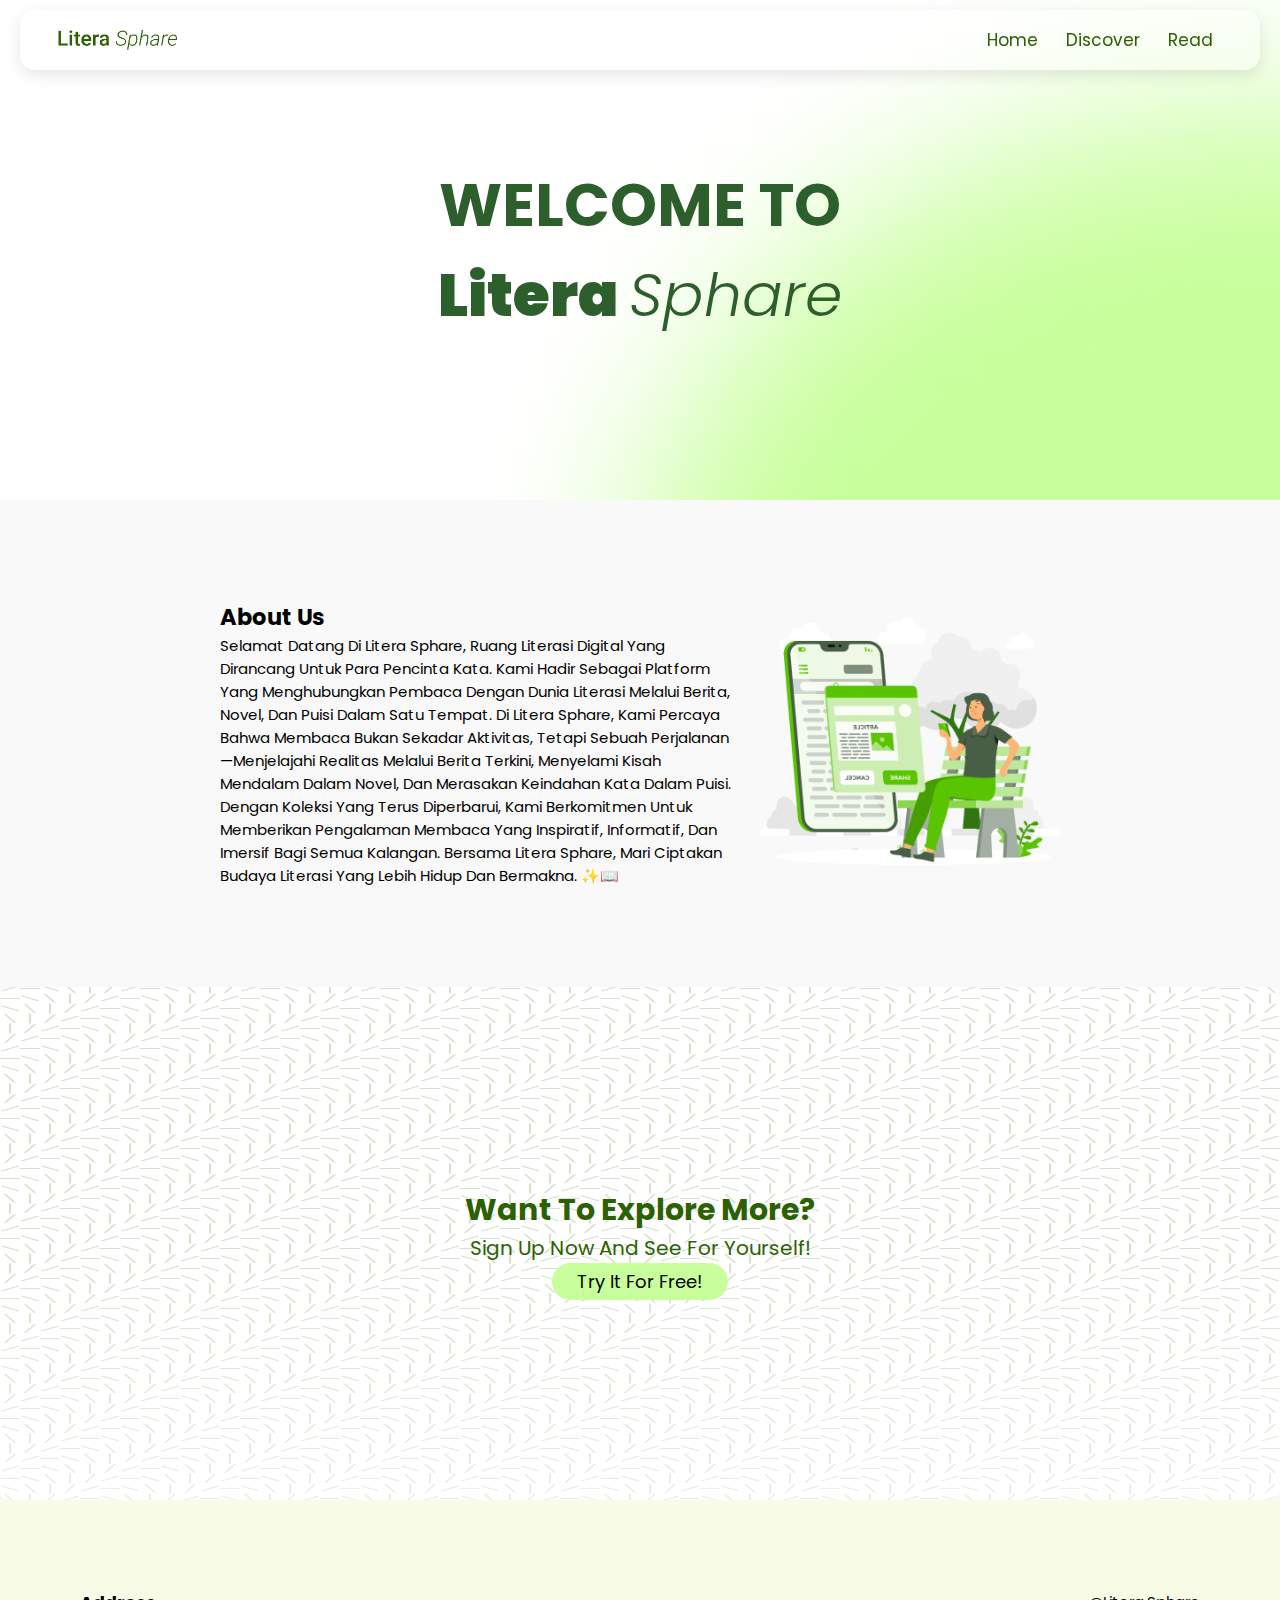
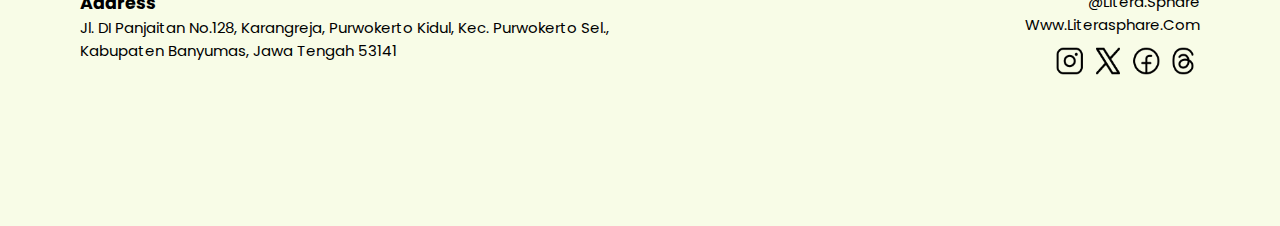
<file: index.html>
<!DOCTYPE html>
<html lang="en">
<head>
    <meta charset="UTF-8">
    <meta http-equiv="X-UA-Compatible" content="IE=edge">
    <meta name="viewport" content="width=device-width, initial-scale=1.0">
    <title>Litera Sphare</title>
    <link rel="stylesheet" href="https://fonts.googleapis.com/css2?family=Material+Symbols+Rounded:opsz,wght,FILL,GRAD@24,400,0,0" />
    <link rel="stylesheet" href="https://cdn.jsdelivr.net/npm/swiper@11/swiper-bundle.min.css">
    <link rel="stylesheet" href="asset/css/style.css">
</head>

<body>
    <header class="header">
        <a class="logo"> 
          <img src="asset/image/logo.png" alt="">
        </a>
        <div class="header-content">
            <nav class="navbar">
                <a href="#home">Home</a>
                <a href="Discove.html">Discover</a>
                <a href="#">Read</a>
            </nav>
        </div>
    </header>
     
    <div class="welcome">
        <div>WELCOME TO</div>
        <div><strong>Litera <em class="thin">Sphare</em></strong></div>
    </div>    
     <div class="about-section">
        <div class="about-text">
            <h2>About Us</h2>
            <p>Selamat datang di Litera Sphare, ruang literasi digital yang dirancang untuk para pencinta kata. Kami hadir sebagai platform yang menghubungkan pembaca dengan dunia literasi melalui berita, novel, dan puisi dalam satu tempat.

                Di Litera Sphare, kami percaya bahwa membaca bukan sekadar aktivitas, tetapi sebuah perjalanan—menjelajahi realitas melalui berita terkini, menyelami kisah mendalam dalam novel, dan merasakan keindahan kata dalam puisi. Dengan koleksi yang terus diperbarui, kami berkomitmen untuk memberikan pengalaman membaca yang inspiratif, informatif, dan imersif bagi semua kalangan.
                
                Bersama Litera Sphare, mari ciptakan budaya literasi yang lebih hidup dan bermakna. ✨📖</p>
        </div>
        <div class="about-image">
            <img src="asset/image/about.png" alt="Illustration">
        </div>
    </div>
     <div class="cta">
         <h2>Want to explore more?</h2>
         <p>Sign up now and see for yourself!</p>
         <button>Try it for free!</button>
     </div>
     <div class="footer">
        <div class="left">
            <h3>Address</h3>
            <p>Jl. DI Panjaitan No.128, Karangreja, Purwokerto Kidul, Kec. Purwokerto Sel., Kabupaten Banyumas, Jawa Tengah 53141</p>
        </div>
        <div class="right">
            <p>@litera.sphare</p>
            <p>www.literasphare.com</p>
            <div class="social-icons"> 
                <img src="asset/image/icon.png" alt="X">
            </div>
        </div>
    </div>
 </body>
 </html>
</file>
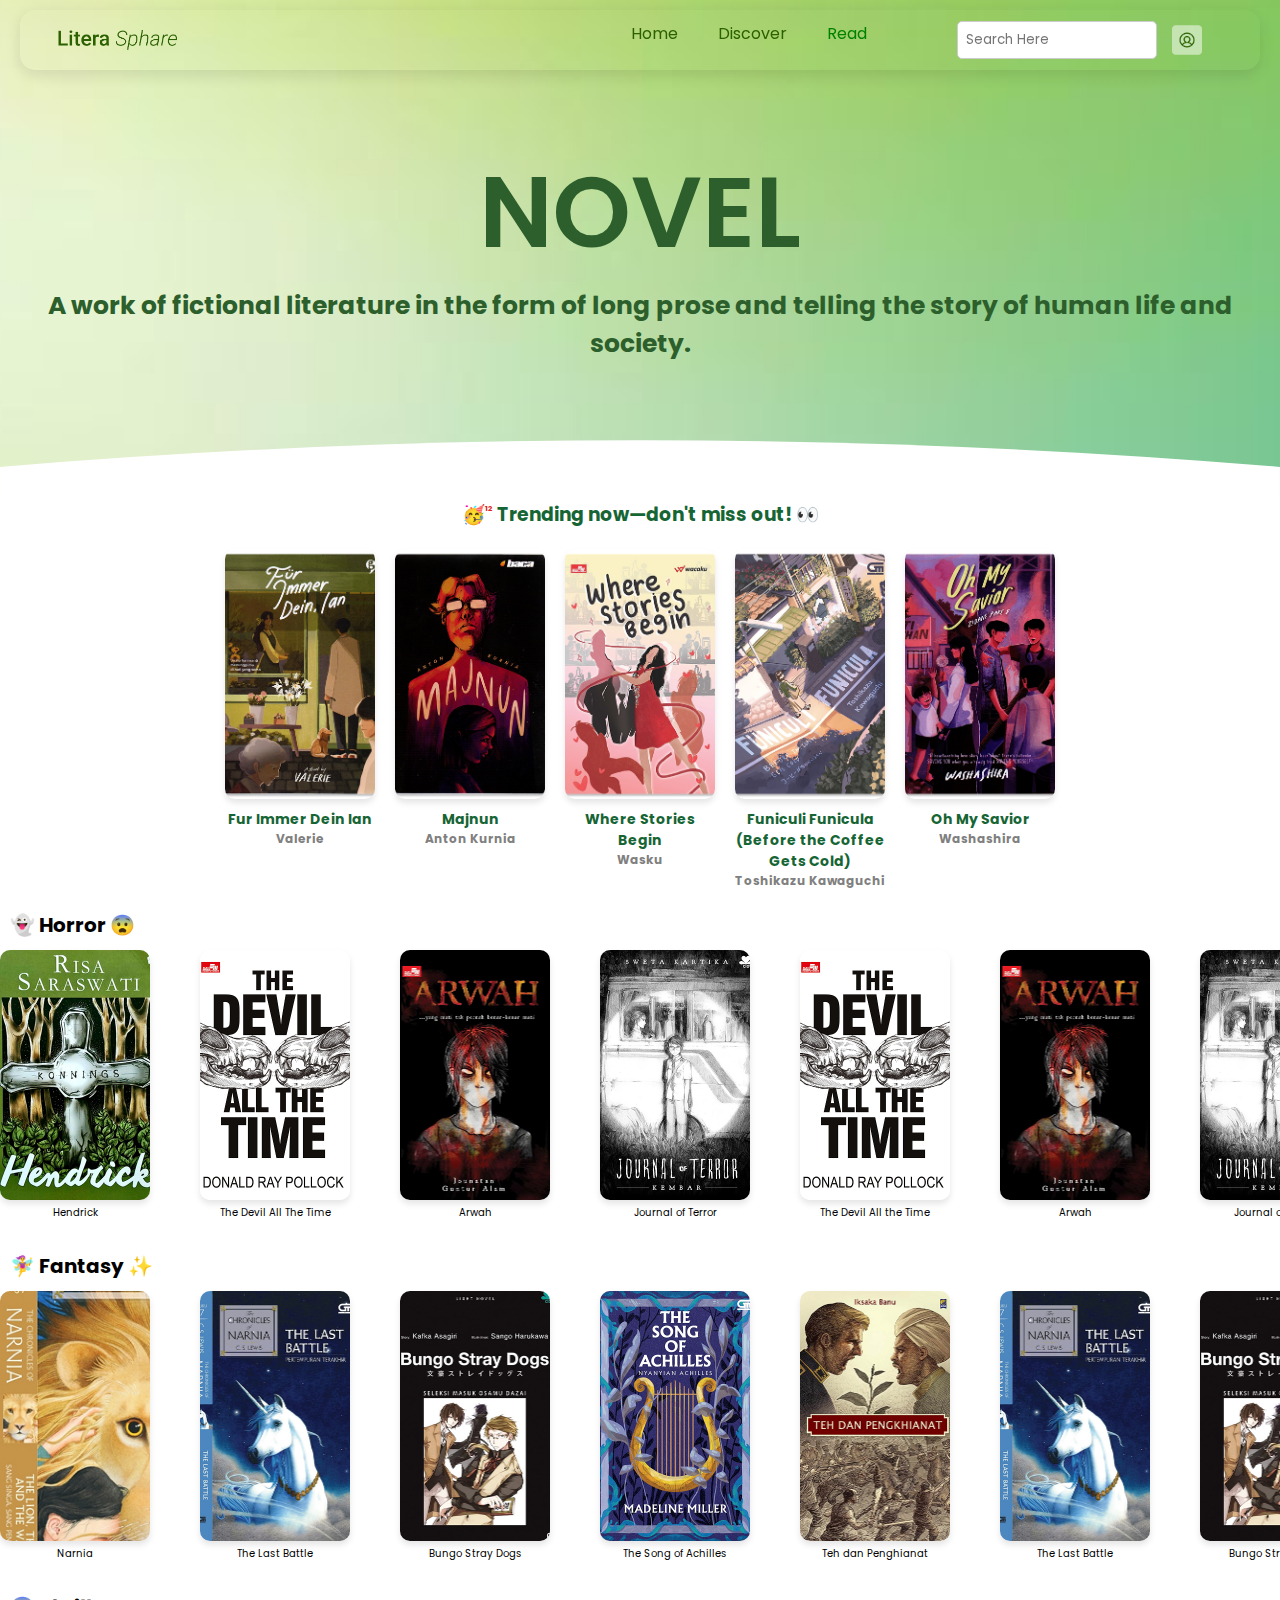
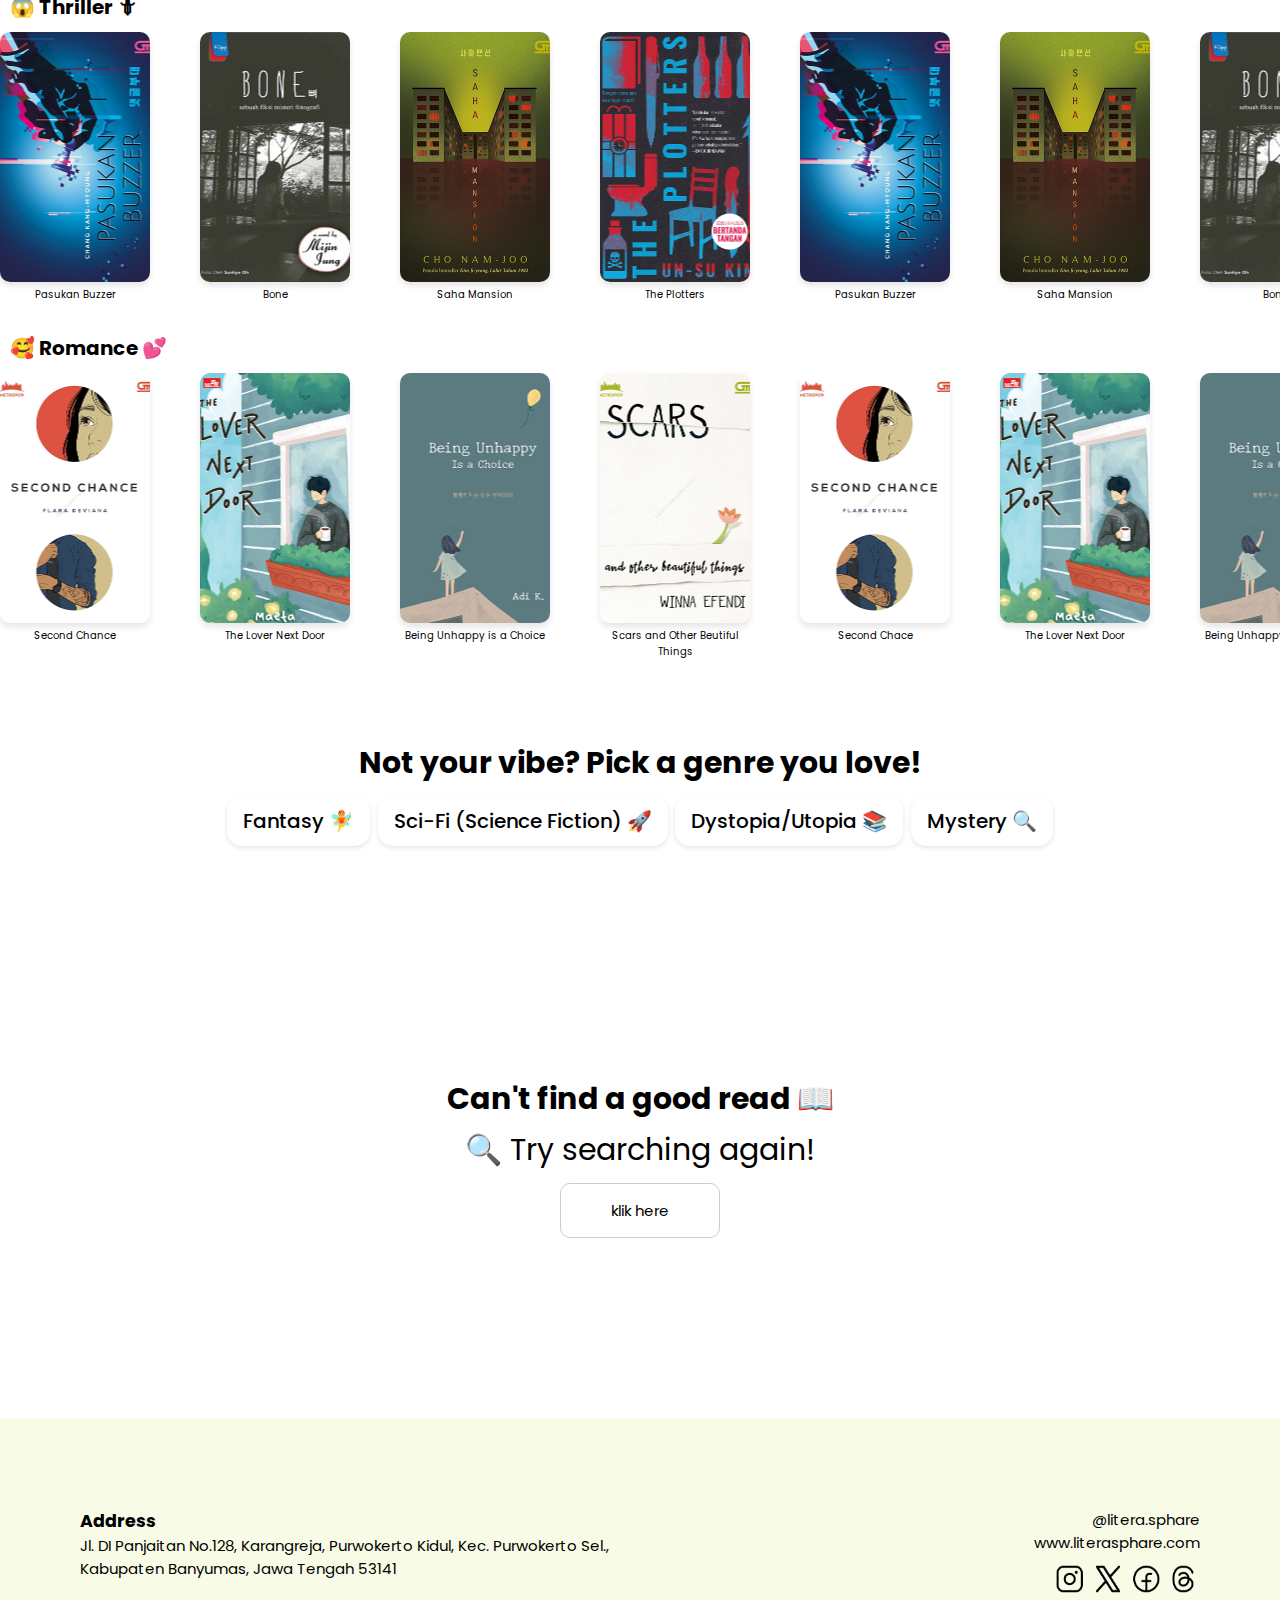
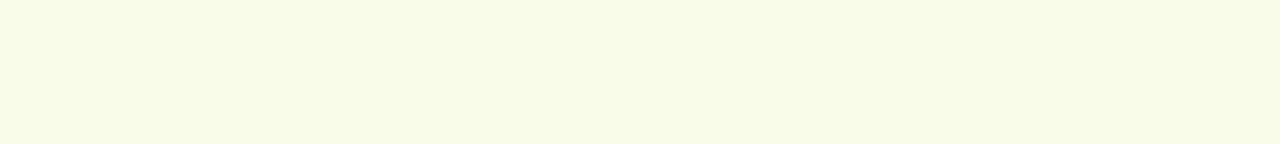
<file: novel.html>
<!DOCTYPE html>
<html lang="en">
<head>
    <meta charset="UTF-8">
    <meta name="viewport" content="width=device-width, initial-scale=1.0">
    <title>Litera Sphere</title>
    <link rel="stylesheet" href="https://fonts.googleapis.com/css2?family=Poppins:wght@100;300;400;500;600&display=swap">
    <link rel="stylesheet" href="asset/css/novel.css">
    <script src="asset/js/novel.js"></script>
    <link rel="stylesheet" href="https://cdn.jsdelivr.net/npm/swiper@11/swiper-bundle.min.css"/>
</head>


<body>
    <!-- Header Section -->
    <header class="header">
        <a href="#" class="logo">
            <img src="asset/image/logo.png" alt="Litera Sphere Logo">
        </a>
        <div class="navbar">
            <div class="nav-links">
                <a href="index.html">Home</a>
                <a href="#">Discover</a>
                <div class="dropdown">
                    <button class="dropbtn">Read</button>
                    <div class="dropdown-content">
                        <a href="#">Novel</a>
                        <a href="#">News</a>
                        <a href="poetry.html">Poetry</a>
                    </div>
                </div>
            <div class="search-container">
                <input type="text" placeholder="Search Here">
                <img src="asset/image/Frame 98.png" alt="Profile" width="30px">
            </div>
        </div>
    </header>
    
    <!-- Hero Section -->
    <section class="hero">
        <div class="hero-text">
            <h1>NOVEL</h1>
            <p>A work of fictional literature in the form of long prose and telling the story of human life and society.</p>
        </div>
        <svg class="wave" viewBox="0 0 1440 320">
            <path fill="white" d="M0,280 Q720,220 1440,280 L1440,320 L0,320Z"></path>
        </svg>
    </section>
    
   <!-- Trending Section -->
    <div class="trending-title">
        <h2 class="text-xl font-bold text-green-700 flex items-center justify-center gap-2">
            <span>🥳<sup class="text-red-500 text-xs">12</sup></span> Trending now—don't miss out! 👀
        </h2>
    </div>
    
    <div class="trending-title sup ">
        <div class="book-container">
            <div class="book-item">
                <img src="asset/image/fur.png" alt="Book 1">
                <div class="book-title">Fur Immer Dein Ian</div>
                <div class="book-author">Valerie</div>
            </div>
            <div class="book-item">
                <img src="asset/image/majnun.png" alt="Book 2">
                <div class="book-title">Majnun</div>
                <div class="book-author">Anton Kurnia</div>
            </div>
            <div class="book-item">
                <img src="asset/image/whre s.png" alt="Book 2">
                <div class="book-title">Where Stories Begin</div>
                <div class="book-author">Wasku</div>
            </div>
            <div class="book-item">
                <img src="asset/image/funicula.png" alt="Book 2">
                <div class="book-title">Funiculi Funicula (Before the Coffee Gets Cold)</div>
                <div class="book-author">Toshikazu Kawaguchi</div>
            </div>
            <div class="book-item">
                <img src="asset/image/oh my savior.png" alt="Book 2">
                <div class="book-title">Oh My Savior</div>
                <div class="book-author">Washashira</div>
            </div>
        </div>        
    </div>

    <!-- Genre -->
    <div class="genre-section">
        <h2 class="genre-title">👻 Horror 😨</h2>
        <div class="book-list">
            <div class="book-item"><img src="asset/image/horor/horor (1).png"><p>Hendrick</p></div>
            <div class="book-item"><img src="asset/image/horor/horor (2).png"><p>The Devil All The Time</p></div>
            <div class="book-item"><img src="asset/image/horor/horor (3).png"><p>Arwah</p></div>
            <div class="book-item"><img src="asset/image/horor/horor (4).png"><p>Journal of Terror</p></div>
            <div class="book-item"><img src="asset/image/horor/horor (2).png"><p>The Devil All the Time</p></div>
            <div class="book-item"><img src="asset/image/horor/horor (3).png"><p>Arwah</p></div>
            <div class="book-item"><img src="asset/image/horor/horor (4).png"><p>Journal of Terror</p></div>
            <div class="book-item"><img src="asset/image/horor/horor (1).png"><p>Hendrick</p></div>
            <div class="book-item"><img src="asset/image/horor/horor (4).png"><p>Journal of Terror</p></div>
            <div class="book-item"><img src="asset/image/horor/horor (2).png"><p>The Devil All the Time</p></div>
            <div class="book-item"><img src="asset/image/horor/horor (3).png"><p>Arwah</p></div>
            <div class="book-item"><img src="asset/image/horor/horor (4).png"><p>Journal of Terror</p></div>
            <div class="book-item"><img src="asset/image/horor/horor (1).png"><p>Hendrick</p></div>
        </div>
    </div>
    
    <div class="genre-section">
        <h2 class="genre-title">🧚‍♀ Fantasy ✨</h2>
        <div class="book-list">
            <div class="book-item"><img src="asset/image/fantasi/fantasi (1).png"><p>Narnia</p></div>
            <div class="book-item"><img src="asset/image/fantasi/fantasi (2).png"><p>The Last Battle</p></div>
            <div class="book-item"><img src="asset/image/fantasi/fantasi (3).png"><p>Bungo Stray Dogs</p></div>
            <div class="book-item"><img src="asset/image/fantasi/fantasi (4).png"><p>The Song of Achilles</p></div>
            <div class="book-item"><img src="asset/image/fantasi/fantasi (5).png"><p>Teh dan Penghianat</p></div>
            <div class="book-item"><img src="asset/image/fantasi/fantasi (2).png"><p>The Last Battle</p></div>
            <div class="book-item"><img src="asset/image/fantasi/fantasi (3).png"><p>Bungo Stray Dogs</p></div>
            <div class="book-item"><img src="asset/image/fantasi/fantasi (5).png"><p>Teh dan Penghianat</p></div>
            <div class="book-item"><img src="asset/image/fantasi/fantasi (3).png"><p>Bungo Stray Dogs</p></div>
            <div class="book-item"><img src="asset/image/fantasi/fantasi (4).png"><p>The Song of Achilles</p></div>
            <div class="book-item"><img src="asset/image/fantasi/fantasi (5).png"><p>Teh dan Penghianat</p></div>
            <div class="book-item"><img src="asset/image/fantasi/fantasi (2).png"><p>The Last Battle</p></div>
        </div>
    </div>
    
    <div class="genre-section">
        <h2 class="genre-title">😱 Thriller 🗡</h2>
        <div class="book-list">
            <div class="book-item"><img src="asset/image/thriller/thriller (5).png"><p>Pasukan Buzzer</p></div>
            <div class="book-item"><img src="asset/image/thriller/thriller (2).png"><p>Bone</p></div>
            <div class="book-item"><img src="asset/image/thriller/thriller (3).png"><p>Saha Mansion</p></div>
            <div class="book-item"><img src="asset/image/thriller/thriller (4).png"><p>The Plotters</p></div>
            <div class="book-item"><img src="asset/image/thriller/thriller (5).png"><p>Pasukan Buzzer</p></div>
            <div class="book-item"><img src="asset/image/thriller/thriller (3).png"><p>Saha Mansion</p></div>
            <div class="book-item"><img src="asset/image/thriller/thriller (2).png"><p>Bone</p></div>
            <div class="book-item"><img src="asset/image/thriller/thriller (3).png"><p>Saha Mansion</p></div>
            <div class="book-item"><img src="asset/image/thriller/thriller (4).png"><p>The Plotters</p></div>
            <div class="book-item"><img src="asset/image/thriller/thriller (5).png"><p>Pasukan Buzzer</p></div>
            <div class="book-item"><img src="asset/image/thriller/thriller (3).png"><p>Saha Mansion</p></div>
            <div class="book-item"><img src="asset/image/thriller/thriller (4).png"><p>The Plotters</p></div>
            <div class="book-item"><img src="asset/image/thriller/thriller (5).png"><p>Pasukan Buzzer</p></div>
            <div class="book-item"><img src="asset/image/thriller/thriller (3).png"><p>Saha Mansion</p></div>
            <div class="book-item"><img src="asset/image/thriller/thriller (2).png"><p>Bone</p></div>
        </div>
    </div>
    
    <div class="genre-section">
        <h2 class="genre-title">🥰 Romance 💕</h2>
        <div class="book-list">
            <div class="book-item"><img src="asset/image/romance/romance (1).png"><p>Second Chance</p></div>
            <div class="book-item"><img src="asset/image/romance/romance (2).png"><p>The Lover Next Door</p></div>
            <div class="book-item"><img src="asset/image/romance/romance (3).png"><p>Being Unhappy is a Choice</p></div>
            <div class="book-item"><img src="asset/image/romance/romance (4).png"><p>Scars and Other Beutiful Things</p></div>
            <div class="book-item"><img src="asset/image/romance/romance (1).png"><p>Second Chace</p></div>
            <div class="book-item"><img src="asset/image/romance/romance (2).png"><p>The Lover Next Door</p></div>
            <div class="book-item"><img src="asset/image/romance/romance (3).png"><p>Being Unhappy is a Choice</p></div>
            <div class="book-item"><img src="asset/image/romance/romance (4).png"><p>Scars and Other Beautiful Things</p></div>
            <div class="book-item"><img src="asset/image/romance/romance (1).png"><p>Second Chace</p></div>
            <div class="book-item"><img src="asset/image/romance/romance (2).png"><p>The Lover Next Door</p></div>
            <div class="book-item"><img src="asset/image/romance/romance (3).png"><p>Being Unhappy is a Choice</p></div>
            <div class="book-item"><img src="asset/image/romance/romance (4).png"><p>Scars and Other Beautiful Things</p></div>
        </div>
    </div>

    <div class="genre-picker">
        <p>Not your vibe? Pick a genre you love!</p>
        <div class="genre-buttons">
            <button class="genre-button">Fantasy 🧚</button>
            <button class="genre-button">Sci-Fi (Science Fiction) 🚀</button>
            <button class="genre-button">Dystopia/Utopia 📚</button>
            <button class="genre-button">Mystery 🔍</button>
        </div>
    </div>
    
    <div class="not-found">
        <h2>Can't find a good read 📖</h2>
        <p class="search-again">🔍 Try searching again!</p>
        <button class="search-button">klik here</button>
    </div>
    
    <div class="footer">
        <div class="left">
            <h3>Address</h3>
            <p>Jl. DI Panjaitan No.128, Karangreja, Purwokerto Kidul, Kec. Purwokerto Sel., Kabupaten Banyumas, Jawa Tengah 53141</p>
        </div>
        <div class="right">
            <p>@litera.sphare</p>
            <p>www.literasphare.com</p>
            <div class="social-icons"> 
                <img src="asset/image/icon.png" alt="X">
            </div>
        </div>
    </div>
</body>
</html>
</file>
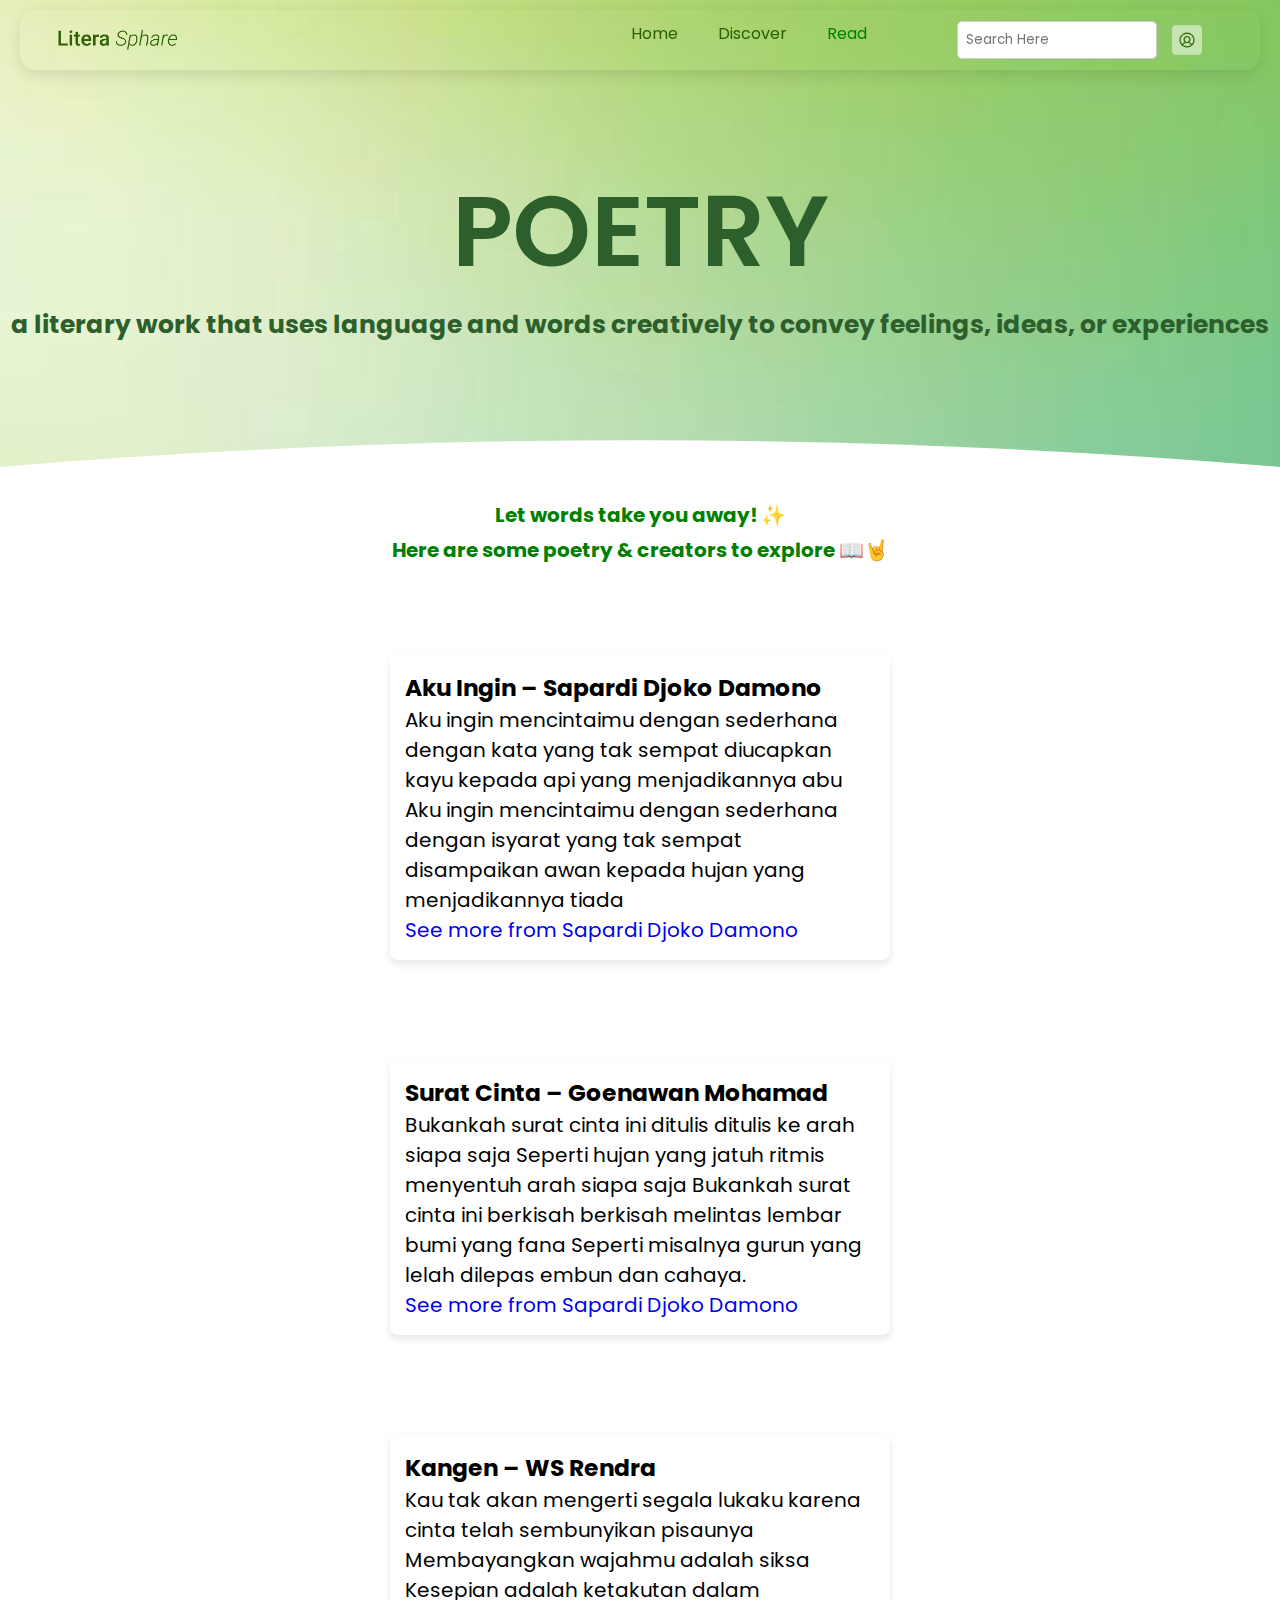
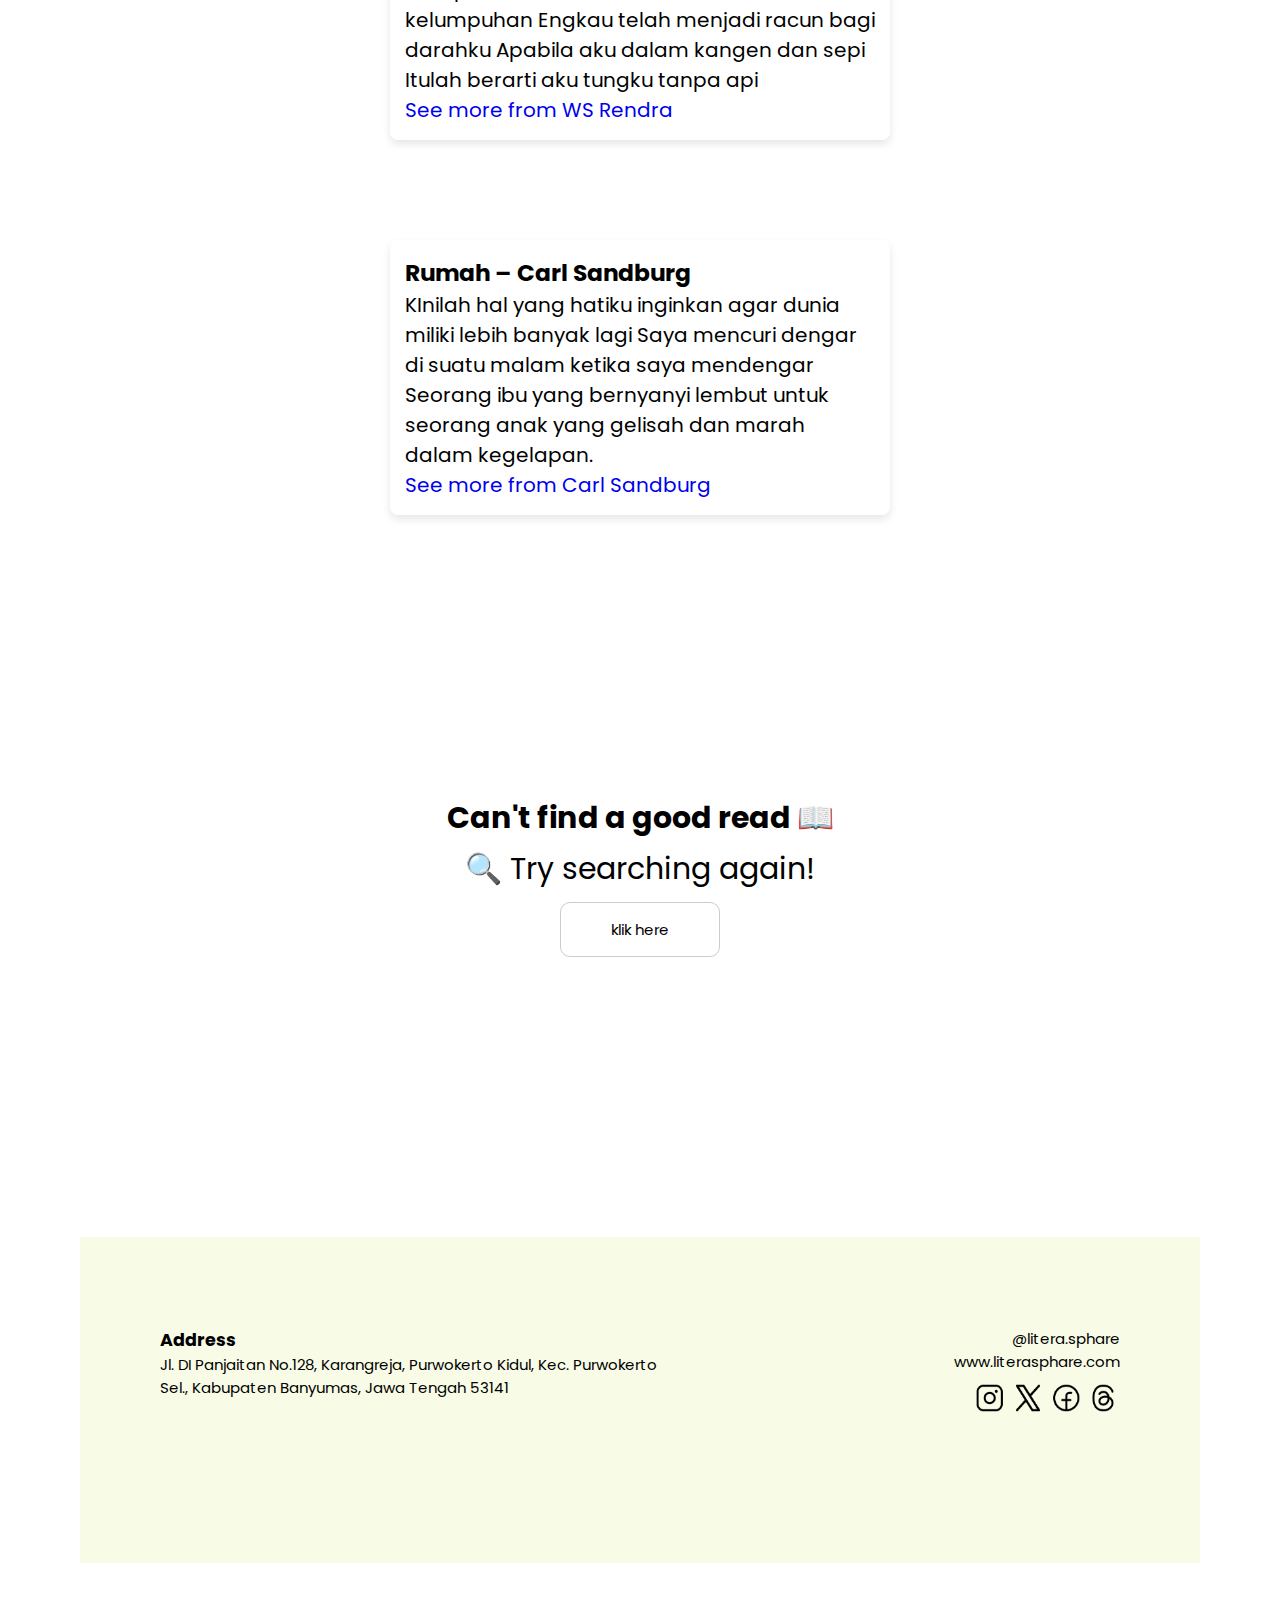
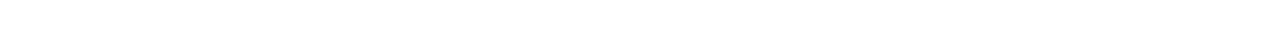
<file: poetry.html>
<!DOCTYPE html>
<html lang="en">
<head>
    <meta charset="UTF-8">
    <meta name="viewport" content="width=device-width, initial-scale=1.0">
    <title>Litera Sphere</title>
    <link rel="stylesheet" href="https://fonts.googleapis.com/css2?family=Poppins:wght@100;300;400;500;600&display=swap">
    <link rel="stylesheet" href="asset/css/poetry.css">
    <link rel="stylesheet" href="https://cdn.jsdelivr.net/npm/swiper@11/swiper-bundle.min.css"/>
</head>


<body>
    <!-- Header Section -->
    <header class="header">
        <a href="#" class="logo">
            <img src="asset/image/logo.png" alt="Litera Sphere Logo">
        </a>
        <div class="navbar">
            <div class="nav-links">
                <a href="index.html">Home</a>
                <a href="#">Discover</a>
                <div class="dropdown">
                    <button class="dropbtn">Read</button>
                    <div class="dropdown-content">
                        <a href="novel.html">Novel</a>
                        <a href="#">News</a>
                        <a href="#">Poetry</a>
                    </div>
                </div>
            <div class="search-container">
                <input type="text" placeholder="Search Here">
                <img src="asset/image/Frame 98.png" alt="Profile" width="30px">
            </div>
        </div>
    </header>
    
    <!-- Hero Section -->
    <section class="hero">
        <div class="hero-text">
            <h1>POETRY</h1>
            <p>a literary work that uses language and words creatively to convey feelings, ideas, or experiences</p>
        </div>
        <svg class="wave" viewBox="0 0 1440 320">
            <path fill="white" d="M0,280 Q720,220 1440,280 L1440,320 L0,320Z"></path>
        </svg>
    </section>
    
    <div class="header-text">
        <span class="line1">Let words take you away! ✨</span>
        <span class="line2">Here are some poetry & creators to explore 📖🤘</span>
    </div>    
    <div class="container">
        <div class="card">
            <h3>Aku Ingin – Sapardi Djoko Damono</h3>
            <p>Aku ingin mencintaimu dengan sederhana
                dengan kata yang tak sempat diucapkan
                kayu kepada api yang menjadikannya abu
                Aku ingin mencintaimu dengan sederhana
                dengan isyarat yang tak sempat disampaikan
                awan kepada hujan yang menjadikannya tiada</p>
            <a href="#">See more from Sapardi Djoko Damono</a>
        </div>
        <div class="card">
            <h3>Surat Cinta – Goenawan Mohamad</h3>
            <p>Bukankah surat cinta ini ditulis
               ditulis ke arah siapa saja
               Seperti hujan yang jatuh ritmis
               menyentuh arah siapa saja
               
               Bukankah surat cinta ini berkisah
               berkisah melintas lembar bumi yang fana
               Seperti misalnya gurun yang lelah
               dilepas embun dan cahaya.</p>
            <a href="#">See more from Sapardi Djoko Damono</a>
        </div>
        <div class="card">
            <h3>Kangen – WS Rendra</h3>
            <p>Kau tak akan mengerti segala lukaku karena cinta telah sembunyikan pisaunya
                Membayangkan wajahmu adalah siksa Kesepian adalah ketakutan dalam kelumpuhan
                Engkau telah menjadi racun bagi darahku Apabila aku dalam kangen dan sepi
                Itulah berarti aku tungku tanpa api</p>
            <a href="#">See more from WS Rendra</a>
        </div>
        <div class="card">
            <h3>Rumah – Carl Sandburg</h3>
            <p>KInilah hal yang hatiku inginkan 
                agar dunia miliki lebih banyak lagi
                
                Saya mencuri dengar di suatu malam 
                ketika saya mendengar Seorang ibu yang bernyanyi lembut 
                untuk seorang anak yang gelisah dan marah dalam kegelapan.</p>
            <a href="#">See more from Carl Sandburg</a>
        </div>

    <div class="not-found">
        <h2>Can't find a good read 📖</h2>
        <p class="search-again">🔍 Try searching again!</p>
        <button class="search-button">klik here</button>
    </div>
    
    <div class="footer">
        <div class="left">
            <h3>Address</h3>
            <p>Jl. DI Panjaitan No.128, Karangreja, Purwokerto Kidul, Kec. Purwokerto Sel., Kabupaten Banyumas, Jawa Tengah 53141</p>
        </div>
        <div class="right">
            <p>@litera.sphare</p>
            <p>www.literasphare.com</p>
            <div class="social-icons"> 
                <img src="asset/image/icon.png" alt="X">
            </div>
        </div>
    </div>
</body>
</html>
</file>
<file: asset/css/style.css>
@import url('https://fonts.googleapis.com/css2?family=Poppins:wght@100;300;400;500;600&display=swap');

/* header */
:root {
    --hijautua: #2B6100;
    --biru: #93BFCF;
    --birucerah: #8CE0FF;
    --birumuda: #93BFCF;
    --black: #1d1c1c;
    --white: #fff;
    --box-shadow: 0 .5rem 1.5rem rgba(0,0,0,.1);
}

* {
    font-family: 'Poppins', sans-serif;
    margin: 0; padding: 0;
    box-sizing: border-box;
    outline: none; border: none;
    text-decoration: none;
    text-transform: capitalize;
    transition: all .2s linear;
}

html {
    font-size: 62.5%;
    overflow-x: hidden;
    scroll-behavior: smooth;
}

.header {
    position: fixed;
    z-index: 1000;
    display: flex;
    align-items: center;
    justify-content: space-between; 
    padding: 1rem 3%;
    height: 60px; 
    background-color: rgba(255, 255, 255, 0.393); 
    box-shadow: var(--box-shadow);
    border-radius: 15px;
    top: 10px; 
    left: 20px; 
    right: 20px; 
}

.header .logo {
    display: flex;
    align-items: center; 
}

.header .logo img {
    height: 20px;
    display: block;
}

.header-content {
    flex: 1;
    display: flex;
    justify-content: flex-end;
}

.header .navbar {
    display: flex;
    gap: 1rem; 
}
.header .navbar a {
    font-size: 1.7rem;
    margin: 0 0.9rem;
    color: var(--hijautua);
}

.header .navbar a:hover {
    color: var(--black);
}
/* header */

/* body */
body {
    font-family: Arial, sans-serif;
    margin: 0;
    padding: 0;
    text-align: center;
    background-color: #f9f9f9;
}

/* Animasi Fade-in */
@keyframes fadeIn {
    from {
        opacity: 0;
        transform: translateY(20px);
    }
    to {
        opacity: 1;
        transform: translateY(0);
    }
}


.welcome {
    background: url('/asset/image/welcome.png') no-repeat center center;
    background-size: cover;
    height: 500px;
    display: flex;
    flex-direction: column;
    align-items: center;
    justify-content: center;
    color: #2d5f2d;
    font-size: 60px;
    font-weight: bold;
    text-align: center;
    animation: fadeIn 0.8s ease-in-out forwards;
}

.thin {
    font-weight: 300; 
}

.about-section {
    display: flex;
    align-items: center;
    justify-content: space-between;
    max-width: 1000px;
    margin: auto;
    padding: 100px 80px; 
}

.about-text {
    flex: 1; 
    padding-right: 20px; 
    text-align: left;
    font-size: 15px;
}

.about-image img {
    max-width: 300px; 
    height: auto;
    animation: fadeIn 0.8s ease-in-out forwards;
}

.cta {
    background: url('/asset/image/pattern.png') no-repeat center center;
    background-size: cover;
    background-color: #ffffff;
    background-size: 1920px 1080px;
    text-align: center;
    padding: 200px 80px; 
    border-radius: 10px;
    font-size: 20px;
    color: #2B6100;
    animation: fadeIn 0.8s ease-in-out forwards;
}


.cta button {
    background: #C8FF9C;
    color: black;
    border: none;
    padding: 5px 25px;
    font-size: 18px;
    cursor: pointer;
    border-radius: 25px;
    transition: 0.3s;
}

.cta button:hover {
    background: #7cb342;
}

.footer {
    display: flex;
    justify-content: space-between; 
    align-items: flex-start; 
    padding: 90px 80px; 
    background-color: #f8fce7;
    font-size: 15px;
    flex-wrap: wrap; 
    animation: fadeIn 0.8s ease-in-out forwards;
}

.footer .left {
    width: 55%; 
    text-align: left;
}

.footer .right {
    width: 40%;
    text-align: right; 
    display: flex;
    flex-direction: column;
    align-items: flex-end; 
}

.footer .social-icons {
    display: flex;
    justify-content: center;
    gap: 12px; 
    margin-top: -50px;
    
}

.footer .social-icons img {
    object-fit: contain; 
    transition: transform 0.2s ease-in-out;
    width: 150px;
    height: 150px;
}
</file>
<file: asset/css/novel.css>
@import url('https://fonts.googleapis.com/css2?family=Poppins:wght@100;300;400;500;600&display=swap');

:root {
    --primary-color: #2B6100;
    --secondary-color: #93BFCF;
    --background-light: #f4f4f4;
    --white: #fff;
    --black: #1d1c1c;
    --box-shadow: 0 .5rem 1.5rem rgba(0,0,0,.1);
}

* {
    font-family: 'Poppins', sans-serif;
    margin: 0;
    padding: 0;
    box-sizing: border-box;
    text-decoration: none;
    transition: all .3s ease-in-out;
}

html {
    font-size: 62.5%;
    scroll-behavior: smooth;
}

body {
    background-color:white;
    overflow: -moz-scrollbars-none;
    -ms-overflow-style: none;
}

body::-webkit-scrollbar {
    display: none;
}

/* Header */
.header {
    position: fixed;
    top: 10px;
    left: 20px;
    right: 20px;
    z-index: 1000;
    display: flex;
    align-items: center;
    justify-content: space-between;
    padding: 1rem 3%;
    border-radius: 15px;
    box-shadow: var(--box-shadow);
    height: 60px;
}

.header .logo img {
    height: 20px;
    display: block;
}

.navbar {
    display: flex;
    align-items: center;
    justify-content: space-between;
    padding: 10px 20px;
}

.nav-links {
    display: flex;
    gap: 40px;
}

.dropdown {
    position: relative;
    display: inline-block;
}

.dropbtn {
    background: none;
    border: none;
    font-size: 16px;
    cursor: pointer;
    color: green;
}

.dropdown-content {
    display: none;
    position: absolute;
    background-color: white;
    min-width: 150px;
    box-shadow: 0px 4px 8px rgba(0, 0, 0, 0.2);
    border-radius: 5px;
    z-index: 10;
}

.dropdown-content a {
    color: black;
    padding: 10px;
    text-decoration: none;
    display: block;
}

.dropdown-content a:hover {
    background-color: #f1f1f1;
}

.dropdown:hover .dropdown-content {
    display: block;
}


.search-container {
    display: flex;
    align-items: center;
    gap: 15px; 
    margin-left: 50px; 
}

.search-container input {
    padding: 8px;
    border: 1px solid #ccc;
    border-radius: 5px;
    width: 200px; 
}

.navbar a {
    font-size: 1.6rem;
    color: var(--primary-color);
}

.navbar a:hover {
    color: var(--black);
}

.search-bar input {
    padding: 8px 12px;
    border: 1px solid #ccc;
    border-radius: 5px;
    font-size: 1.4rem;
}

/* Animasi Fade-in */
@keyframes fadeIn {
    from {
        opacity: 0;
        transform: translateY(20px);
    }
    to {
        opacity: 1;
        transform: translateY(0);
    }
}

/* Hero Section */
.hero {
    position: relative; 
    background: url('/asset/image/bg.png') no-repeat center center;
    background-size: cover;
    height: 500px;
    display: flex;
    flex-direction: column;
    align-items: center;
    justify-content: center;
    color: #2d5f2d;
    font-size: 60px;
    font-weight: bold;
    text-align: center;
    animation: fadeIn 0.8s ease-in-out forwards;
}

.hero-text h1 {
    font-size: 100px;
    font-weight: 600;
}

.hero-text p {
    font-size: 25px;
}

.wave {
    position: absolute;
    bottom: -2px;
    left: 0;
    width: 100%;
    height: auto;
}
.row .image {
    display: flex;
    justify-content: center; 
}

.row .image img {
    height: 95px;
}
.text-container {
    position: relative;
}

.text-effect {
    font-size: 15rem; 
    color: white; 
    font-weight: bold;
    text-align: center;
    position: relative;
    -webkit-text-stroke: 2px rgba(255, 255, 255, 0.8); 
    z-index: 1;
    text-shadow: 3px 3px 5px rgba(255, 255, 255, 0.2);
}

.trending-title {
    font-size: 1.25rem; 
    font-weight: bold;
    color: #166534; 
    display: flex;
    align-items: center;
    justify-content: center;
    gap: 0.5rem; 
    animation: fadeIn 0.8s ease-in-out forwards;
}

.trending-title sup {
    color: #dc2626; 
    font-size: 0.75rem; 
    position: relative;
    top: -0.25rem; 
}

.book-container {
    display: flex;
    justify-content: center;
    gap: 20px; 
    flex-wrap: wrap; 
    padding: 20px;
    max-width: 100%;
    overflow: hidden;
}

.book-item {
    text-align: center;
    width: 180px; 
}

.book-item img {
    width: 100%; 
    height: 250px; 
    object-fit: cover; 
    border-radius: 10px; 
    box-shadow: 0px 4px 6px rgba(0, 0, 0, 0.1); 
}

.book-title {
    font-weight: bold;
    margin-top: 5px;
    font-size: 14px;
}

.book-author {
    font-size: 12px;
    color: gray;
}

.genre-section {
    margin-bottom: 2rem; 
}

.genre-title {
    font-size: 2rem; 
    font-weight: bold;
    display: flex;
    align-items: center;
    gap: 0.5rem;
    padding-left: 10px;
}

.book-list {
    display: flex;
    overflow-x: auto; 
    gap: 5rem; 
    padding: 1rem 0;
    scroll-snap-type: x mandatory; 
    -webkit-overflow-scrolling: touch;
}

.book-list::-webkit-scrollbar {
    height: 6px; 
    display: none; 
}

.book-list::-webkit-scrollbar-thumb {
    background-color: rgba(0, 0, 0, 0.3);
    border-radius: 4px;
}

.book-item {
    flex: 0 0 auto;
    width: 150px;
    text-align: center;
    scroll-snap-align: start;
}

.genre-picker {
    text-align: center;
    margin: 2rem 0;
    font-size: 30px;
    font-weight: bold;
    padding: 50px 20px;
}

.genre-buttons {
    display: flex;
    flex-wrap: wrap;
    justify-content: center;
    gap: 0.75rem;
    margin-top: 1rem;
}

.genre-container {
    display: flex;
    flex-wrap: wrap;
    gap: 12px;
    justify-content: center;
    padding: 20px; 
}

.genre-button {
    padding: 10px 16px;
    border-radius: 15px;
    border: none;
    background-color: white;
    display: flex;
    align-items: center;
    gap: 6px; 
    font-size: 20px;
    font-weight: 500;
    box-shadow: 0 2px 5px rgba(0, 0, 0, 0.1);
    transition: all 0.2s ease-in-out;
}

.genre-button:hover {
    background-color: #c4e9b0;
    transform: translateY(-2px); 
}

.not-found {
    text-align: center;
    margin: 3rem 0;
    padding: 150px 80px;
}

.not-found h2 {
    font-size: 30px;
    font-weight: bold;
}

.search-again {
    font-size: 30px;
    margin-top: 0.5rem;
}

.search-button {
    margin-top: 1rem;
    padding: 15px 50px;
    font-size: 15px;
    background-color: white;
    border: 1px solid #ccc;
    border-radius: 10px;
    cursor: pointer;
    transition: background 0.3s ease;
}

.search-button:hover {
    background-color: #c4e9b0;
}

.footer {
    display: flex;
    justify-content: space-between; 
    align-items: flex-start; 
    padding: 90px 80px;  
    background-color: #f8fce7;
    font-size: 15px;
    flex-wrap: wrap;
    animation: fadeIn 0.8s ease-in-out forwards;
}

.footer .left {
    width: 55%; 
    text-align: left;
}

.footer .right {
    width: 40%;
    text-align: right; 
    display: flex;
    flex-direction: column;
    align-items: flex-end; 
}

.footer .social-icons {
    display: flex;
    justify-content: center;
    gap: 12px;
    margin-top: -50px;
    
}

.footer .social-icons img {
    object-fit: contain; 
    transition: transform 0.2s ease-in-out;
    width: 150px;
    height: 150px;
}
</file>
<file: asset/css/poetry.css>
@import url('https://fonts.googleapis.com/css2?family=Poppins:wght@100;300;400;500;600&display=swap');

:root {
    --primary-color: #2B6100;
    --secondary-color: #93BFCF;
    --background-light: #f4f4f4;
    --white: #fff;
    --black: #1d1c1c;
    --box-shadow: 0 .5rem 1.5rem rgba(0,0,0,.1);
}

* {
    font-family: 'Poppins', sans-serif;
    margin: 0;
    padding: 0;
    box-sizing: border-box;
    text-decoration: none;
    transition: all .3s ease-in-out;
}

html {
    font-size: 62.5%;
    scroll-behavior: smooth;
}

body {
    background-color:white;
    overflow: -moz-scrollbars-none;
    -ms-overflow-style: none;
}

body::-webkit-scrollbar {
    display: none;
}

/* Header */
.header {
    position: fixed;
    top: 10px;
    left: 20px;
    right: 20px;
    z-index: 1000;
    display: flex;
    align-items: center;
    justify-content: space-between;
    padding: 1rem 3%;
    border-radius: 15px;
    box-shadow: var(--box-shadow);
    height: 60px;
}

.header .logo img {
    height: 20px;
    display: block;
}

.navbar {
    display: flex;
    align-items: center;
    justify-content: space-between;
    padding: 10px 20px;
}

.nav-links {
    display: flex;
    gap: 40px;
}

.dropdown {
    position: relative;
    display: inline-block;
}

.dropbtn {
    background: none;
    border: none;
    font-size: 16px;
    cursor: pointer;
    color: green;
}

.dropdown-content {
    display: none;
    position: absolute;
    background-color: white;
    min-width: 150px;
    box-shadow: 0px 4px 8px rgba(0, 0, 0, 0.2);
    border-radius: 5px;
    z-index: 10;
}

.dropdown-content a {
    color: black;
    padding: 10px;
    text-decoration: none;
    display: block;
}

.dropdown-content a:hover {
    background-color: #f1f1f1;
}

.dropdown:hover .dropdown-content {
    display: block;
}


.search-container {
    display: flex;
    align-items: center;
    gap: 15px; 
    margin-left: 50px; 
}

.search-container input {
    padding: 8px;
    border: 1px solid #ccc;
    border-radius: 5px;
    width: 200px; 
}

.navbar a {
    font-size: 1.6rem;
    color: var(--primary-color);
}

.navbar a:hover {
    color: var(--black);
}

.search-bar input {
    padding: 8px 12px;
    border: 1px solid #ccc;
    border-radius: 5px;
    font-size: 1.4rem;
}

/* Animasi Fade-in */
@keyframes fadeIn {
    from {
        opacity: 0;
        transform: translateY(20px);
    }
    to {
        opacity: 1;
        transform: translateY(0);
    }
}

/* Hero Section */
.hero {
    position: relative; 
    background: url('/asset/image/bg.png') no-repeat center center;
    background-size: cover;
    height: 500px;
    display: flex;
    flex-direction: column;
    align-items: center;
    justify-content: center;
    color: #2d5f2d;
    font-size: 60px;
    font-weight: bold;
    text-align: center;
    animation: fadeIn 0.8s ease-in-out forwards;
}

.hero-text h1 {
    font-size: 100px;
    font-weight: 600;
}

.hero-text p {
    font-size: 25px;
}

.wave {
    position: absolute;
    bottom: -2px;
    left: 0;
    width: 100%;
    height: auto;
}

.header-text {
    display: flex;
    flex-direction: column; /* Mengatur agar teks tersusun ke bawah */
    align-items: center; /* Pusatkan teks */
    text-align: center;
    font-size: 20px;
    font-weight: bold;
    color: green;
}

.line1 {
    margin-bottom: 5px; /* Memberi jarak antara baris 1 dan 2 */
}

.emoji {
    font-size: 1.2em;
}
.poetry-section {
    margin-top: 30px;
    padding: 90px 80px;  
    background: white;
    border-radius: 10px;
    box-shadow: 0 4px 6px rgba(0, 0, 0, 0.1);
    display: inline-block;
    text-align: left;
}
.poem-title {
    font-weight: bold;
    color: #4a7c20;
    margin-bottom: 10px;
}
.poem-content {
    font-style: italic;
    margin-bottom: 10px;
}
.poet {
    font-size: 0.9em;
    color: #777;
}
.container {
    display: flex;
    flex-direction: column; /* Susun ke bawah */
    align-items: center; /* Pusatkan kontennya */
    gap: 100px; /* Jarak antar kartu */
    padding: 90px 80px;  
}

.card {
    width: 80%;
    max-width: 500px; /* Batas maksimum lebar kartu */
    padding: 15px;
    border-radius: 8px;
    box-shadow: 0 4px 8px rgba(0, 0, 0, 0.1);
    background-color: white;
    font-size: 20px;
    animation: fadeIn 0.8s ease-in-out forwards;
}


.not-found {
    text-align: center;
    margin: 3rem 0;
    padding: 150px 80px;
    animation: fadeIn 0.8s ease-in-out forwards;
}

.not-found h2 {
    font-size: 30px;
    font-weight: bold;
    animation: fadeIn 0.8s ease-in-out forwards;
}

.search-again {
    font-size: 30px;
    margin-top: 0.5rem;
}

.search-button {
    margin-top: 1rem;
    padding: 15px 50px;
    font-size: 15px;
    background-color: white;
    border: 1px solid #ccc;
    border-radius: 10px;
    cursor: pointer;
    transition: background 0.3s ease;
    animation: fadeIn 0.8s ease-in-out forwards;
}

.search-button:hover {
    background-color: #c4e9b0;
}

.footer {
    display: flex;
    justify-content: space-between; 
    align-items: flex-start; 
    padding: 90px 80px;  
    background-color: #f8fce7;
    font-size: 15px;
    flex-wrap: wrap;
    animation: fadeIn 0.8s ease-in-out forwards;
}

.footer .left {
    width: 55%; 
    text-align: left;
}

.footer .right {
    width: 40%;
    text-align: right; 
    display: flex;
    flex-direction: column;
    align-items: flex-end; 
}

.footer .social-icons {
    display: flex;
    justify-content: center;
    gap: 12px;
    margin-top: -50px;
    
}

.footer .social-icons img {
    object-fit: contain; 
    transition: transform 0.2s ease-in-out;
    width: 150px;
    height: 150px;
}
</file>
